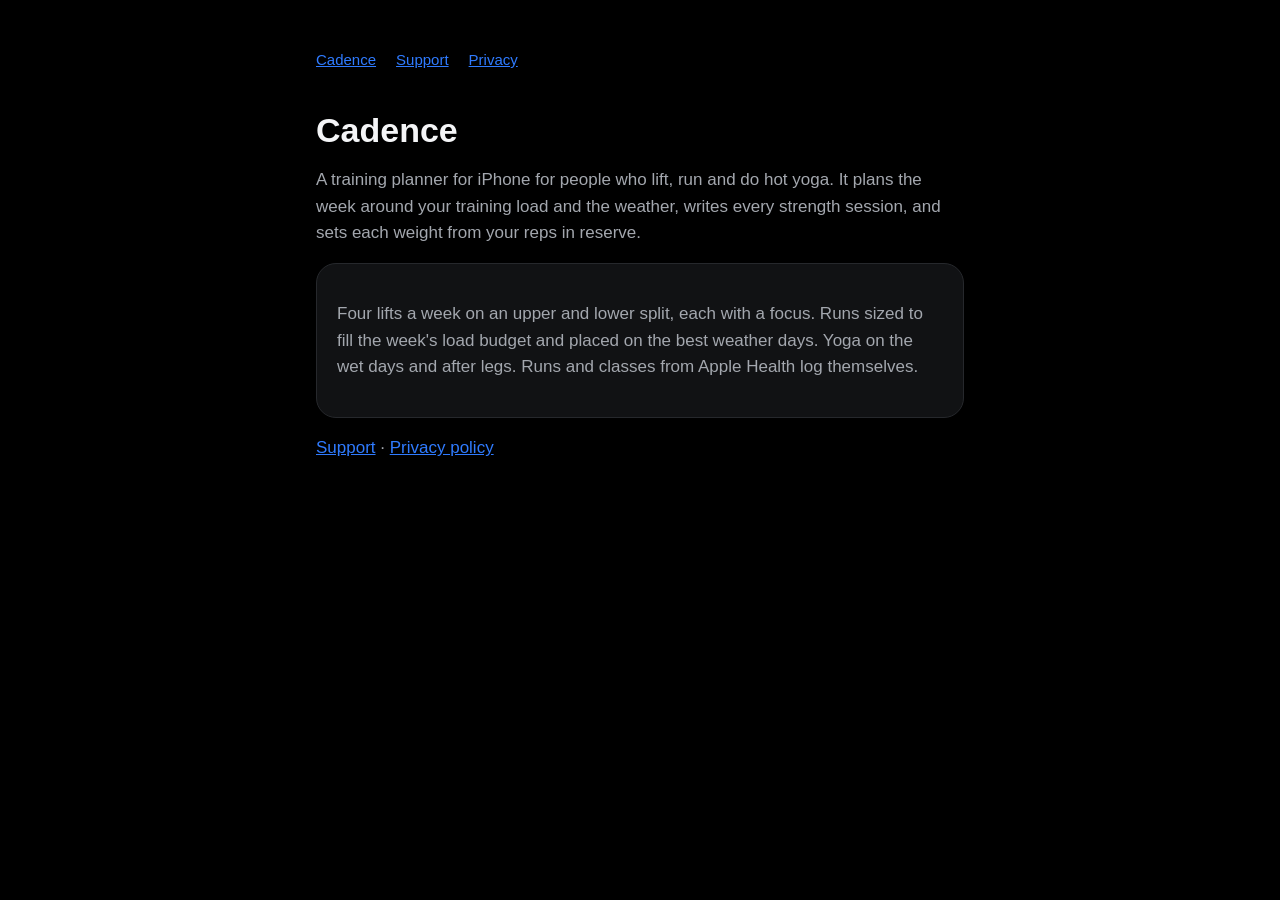
<file: index.html>
<!doctype html>
<html lang="en">
<head>
<meta charset="utf-8">
<meta name="viewport" content="width=device-width, initial-scale=1">
<title>Cadence</title>
<link rel="stylesheet" href="style.css">
</head>
<body>
<main>
<nav><a href="./">Cadence</a><a href="support.html">Support</a><a href="privacy.html">Privacy</a></nav>
<h1>Cadence</h1>
<p>A training planner for iPhone for people who lift, run and do hot yoga. It plans the week around your training load and the weather, writes every strength session, and sets each weight from your reps in reserve.</p>
<div class="card">
<p>Four lifts a week on an upper and lower split, each with a focus. Runs sized to fill the week's load budget and placed on the best weather days. Yoga on the wet days and after legs. Runs and classes from Apple Health log themselves.</p>
</div>
<p><a href="support.html">Support</a> · <a href="privacy.html">Privacy policy</a></p>
</main>
</body>
</html>
</file>
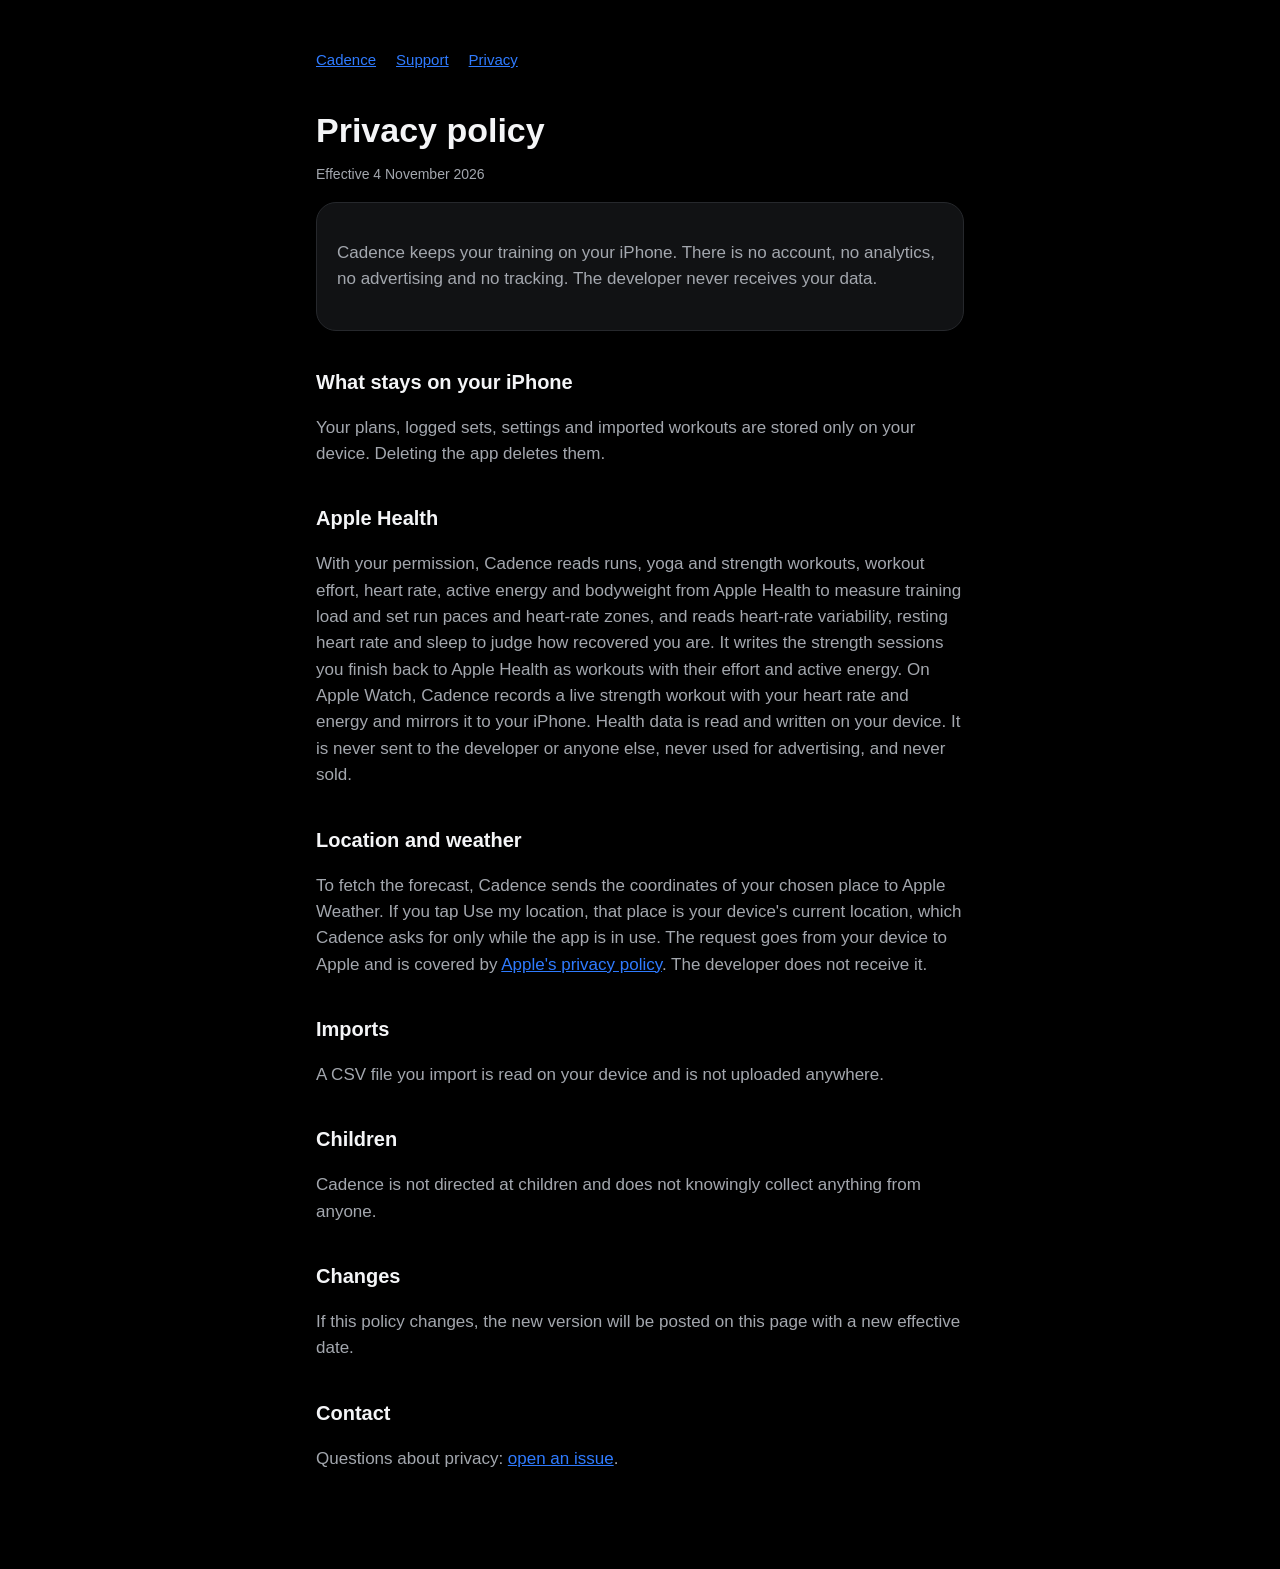
<file: privacy.html>
<!doctype html>
<html lang="en">
<head>
<meta charset="utf-8">
<meta name="viewport" content="width=device-width, initial-scale=1">
<title>Cadence privacy</title>
<link rel="stylesheet" href="style.css">
</head>
<body>
<main>
<nav><a href="./">Cadence</a><a href="support.html">Support</a><a href="privacy.html">Privacy</a></nav>
<h1>Privacy policy</h1>
<p class="meta">Effective 4 November 2026</p>

<div class="card"><p>Cadence keeps your training on your iPhone. There is no account, no analytics, no advertising and no tracking. The developer never receives your data.</p></div>

<h2>What stays on your iPhone</h2>
<p>Your plans, logged sets, settings and imported workouts are stored only on your device. Deleting the app deletes them.</p>

<h2>Apple Health</h2>
<p>With your permission, Cadence reads runs, yoga and strength workouts, workout effort, heart rate, active energy and bodyweight from Apple Health to measure training load and set run paces and heart-rate zones, and reads heart-rate variability, resting heart rate and sleep to judge how recovered you are. It writes the strength sessions you finish back to Apple Health as workouts with their effort and active energy. On Apple Watch, Cadence records a live strength workout with your heart rate and energy and mirrors it to your iPhone. Health data is read and written on your device. It is never sent to the developer or anyone else, never used for advertising, and never sold.</p>

<h2>Location and weather</h2>
<p>To fetch the forecast, Cadence sends the coordinates of your chosen place to Apple Weather. If you tap Use my location, that place is your device's current location, which Cadence asks for only while the app is in use. The request goes from your device to Apple and is covered by <a href="https://www.apple.com/legal/privacy/">Apple's privacy policy</a>. The developer does not receive it.</p>

<h2>Imports</h2>
<p>A CSV file you import is read on your device and is not uploaded anywhere.</p>

<h2>Children</h2>
<p>Cadence is not directed at children and does not knowingly collect anything from anyone.</p>

<h2>Changes</h2>
<p>If this policy changes, the new version will be posted on this page with a new effective date.</p>

<h2>Contact</h2>
<p>Questions about privacy: <a href="https://github.com/malinmalliyawadu/cadence-site/issues/new">open an issue</a>.</p>
</main>
</body>
</html>
</file>
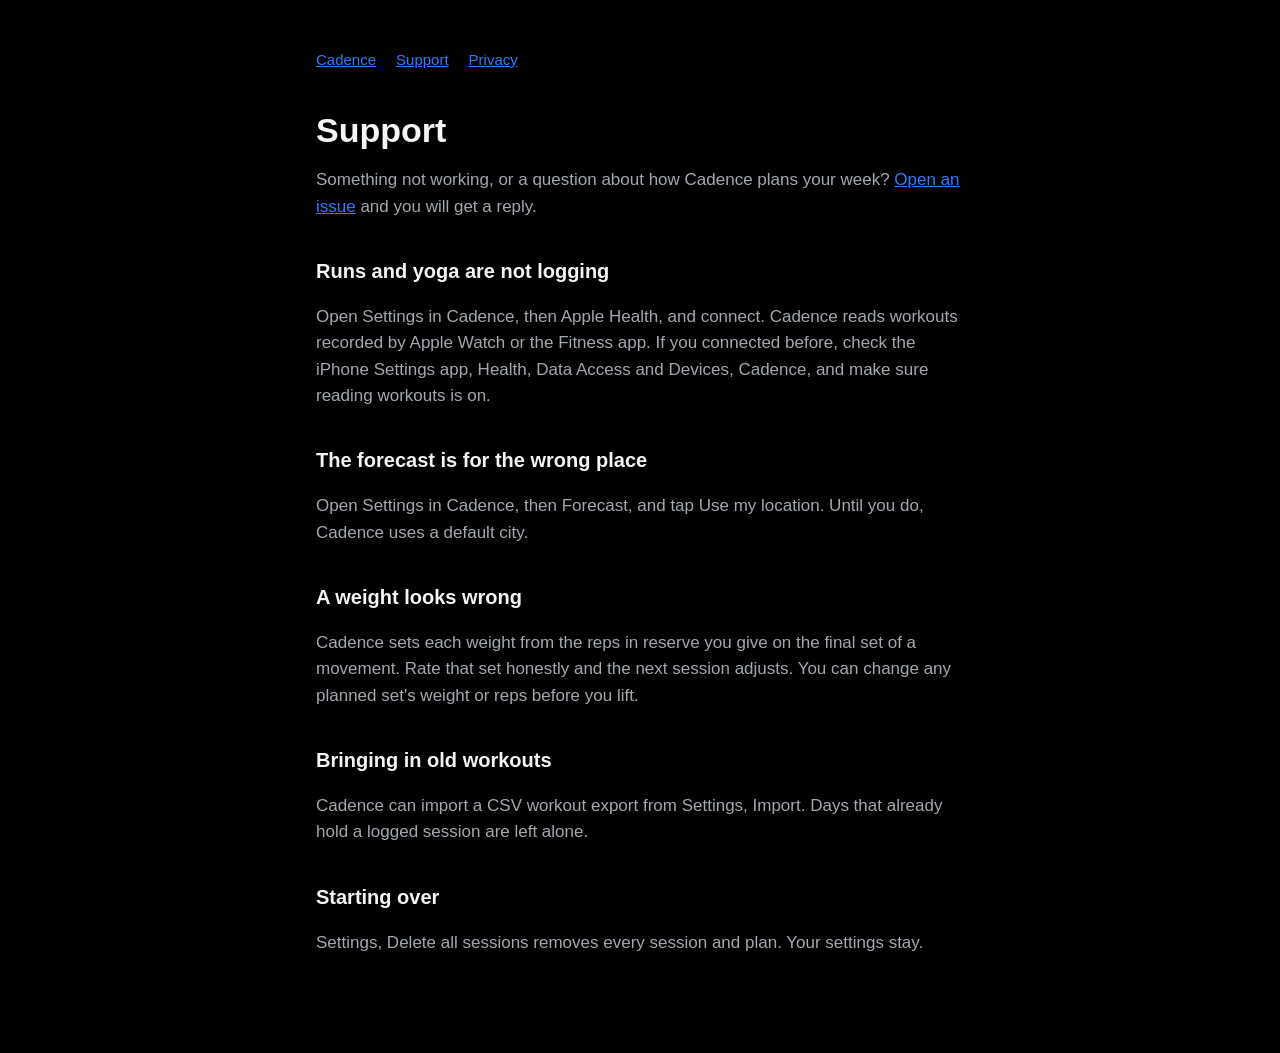
<file: support.html>
<!doctype html>
<html lang="en">
<head>
<meta charset="utf-8">
<meta name="viewport" content="width=device-width, initial-scale=1">
<title>Cadence support</title>
<link rel="stylesheet" href="style.css">
</head>
<body>
<main>
<nav><a href="./">Cadence</a><a href="support.html">Support</a><a href="privacy.html">Privacy</a></nav>
<h1>Support</h1>
<p>Something not working, or a question about how Cadence plans your week? <a href="https://github.com/malinmalliyawadu/cadence-site/issues/new">Open an issue</a> and you will get a reply.</p>

<h2>Runs and yoga are not logging</h2>
<p>Open Settings in Cadence, then Apple Health, and connect. Cadence reads workouts recorded by Apple Watch or the Fitness app. If you connected before, check the iPhone Settings app, Health, Data Access and Devices, Cadence, and make sure reading workouts is on.</p>

<h2>The forecast is for the wrong place</h2>
<p>Open Settings in Cadence, then Forecast, and tap Use my location. Until you do, Cadence uses a default city.</p>

<h2>A weight looks wrong</h2>
<p>Cadence sets each weight from the reps in reserve you give on the final set of a movement. Rate that set honestly and the next session adjusts. You can change any planned set's weight or reps before you lift.</p>

<h2>Bringing in old workouts</h2>
<p>Cadence can import a CSV workout export from Settings, Import. Days that already hold a logged session are left alone.</p>

<h2>Starting over</h2>
<p>Settings, Delete all sessions removes every session and plan. Your settings stay.</p>
</main>
</body>
</html>
</file>
<file: style.css>
:root { --canvas: #000; --card: #111214; --hairline: #26282c; --ink: #f4f5f7; --ink2: #a3a7ae; --accent: #2f7bff; }
* { box-sizing: border-box; }
body { margin: 0; background: var(--canvas); color: var(--ink); font: 500 17px/1.55 -apple-system, BlinkMacSystemFont, "SF Pro Text", "Helvetica Neue", sans-serif; }
main { max-width: 680px; margin: 0 auto; padding: 48px 16px 80px; }
h1 { font-size: 34px; line-height: 1.15; font-weight: 600; margin: 0 0 8px; }
h2 { font-size: 20px; font-weight: 600; margin: 36px 0 8px; }
p, li { color: var(--ink2); }
a { color: var(--accent); }
.card { background: var(--card); border: 1px solid var(--hairline); border-radius: 20px; padding: 20px; margin: 16px 0; }
.meta { font-size: 14px; color: var(--ink2); }
nav { display: flex; gap: 20px; margin-bottom: 40px; font-size: 15px; }
</file>
